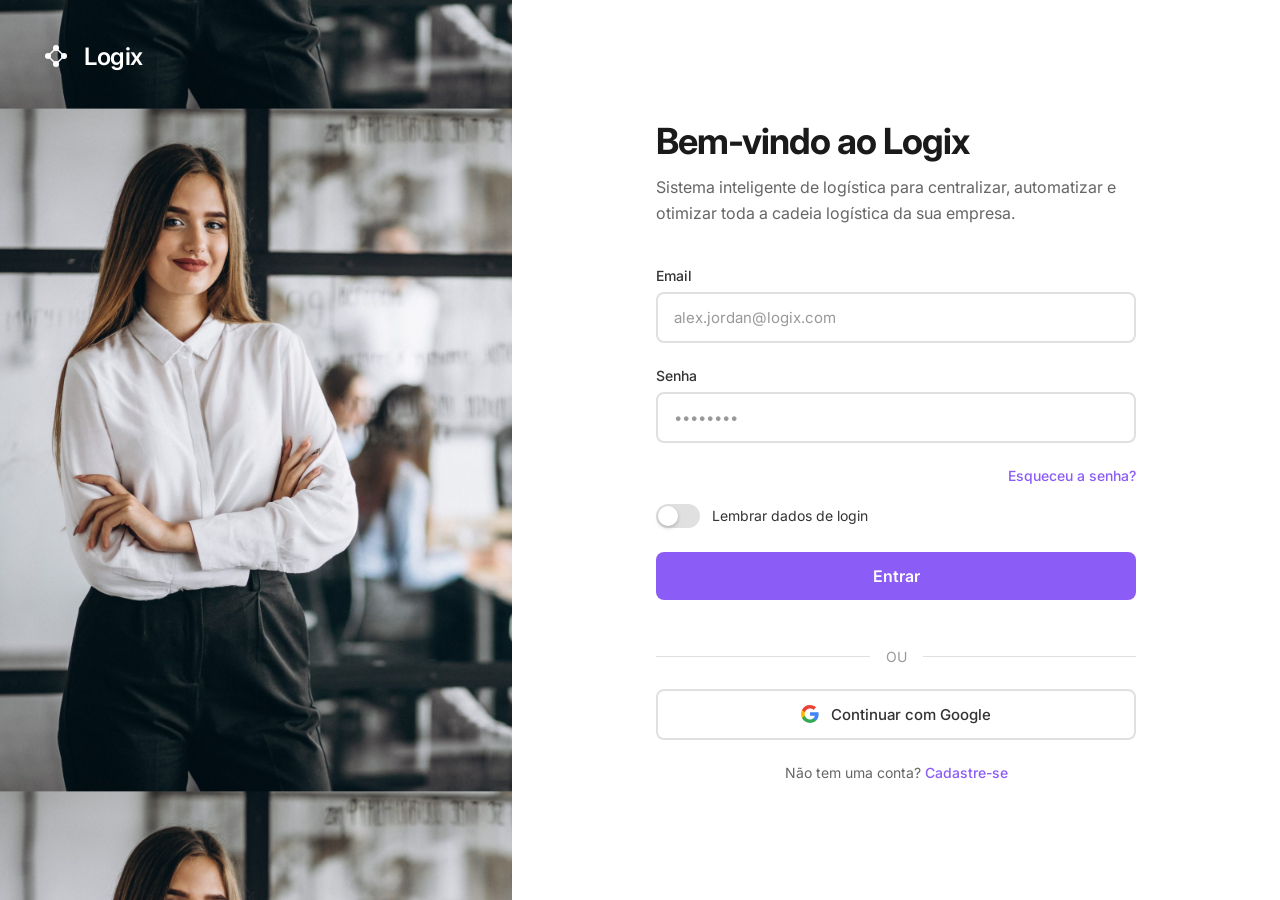
<file: index.html>
<!DOCTYPE html>
<html lang="pt-BR">
<head>
    <meta charset="UTF-8">
    <meta name="viewport" content="width=device-width, initial-scale=1.0">
    <title>Logix - Sistema de Logística</title>
    <link rel="stylesheet" href="styles.css">
    <link rel="preconnect" href="https://fonts.googleapis.com">
    <link rel="preconnect" href="https://fonts.gstatic.com" crossorigin>
    <link href="https://fonts.googleapis.com/css2?family=Inter:wght@400;500;600;700&display=swap" rel="stylesheet">
</head>
<body>
    <div class="login-container">
        <!-- Seção Esquerda - Branding -->
        <div class="login-left">
            <div class="logo-section">
                <div class="logo-icon">
                    <svg width="32" height="32" viewBox="0 0 32 32" fill="none">
                        <circle cx="16" cy="8" r="3" fill="white"/>
                        <circle cx="8" cy="16" r="3" fill="white"/>
                        <circle cx="24" cy="16" r="3" fill="white"/>
                        <circle cx="16" cy="24" r="3" fill="white"/>
                        <line x1="16" y1="8" x2="8" y2="16" stroke="white" stroke-width="1.5"/>
                        <line x1="16" y1="8" x2="24" y2="16" stroke="white" stroke-width="1.5"/>
                        <line x1="8" y1="16" x2="16" y2="24" stroke="white" stroke-width="1.5"/>
                        <line x1="24" y1="16" x2="16" y2="24" stroke="white" stroke-width="1.5"/>
                    </svg>
                </div>
                <span class="logo-text">Logix</span>
            </div>
        </div>
        
        <!-- Seção Direita - Formulário -->
        <div class="login-right">
            <div class="login-content">
                <h1 class="welcome-title">Bem-vindo ao Logix</h1>
                <p class="welcome-subtitle">Sistema inteligente de logística para centralizar, automatizar e otimizar toda a cadeia logística da sua empresa.</p>
                
                <form id="loginForm" class="login-form">
                    <div class="form-group">
                        <label for="email">Email</label>
                        <input 
                            type="email" 
                            id="email" 
                            name="email" 
                            placeholder="alex.jordan@logix.com"
                            required
                            autocomplete="email"
                        >
                    </div>
                    
                    <div class="form-group">
                        <label for="password">Senha</label>
                        <input 
                            type="password" 
                            id="password" 
                            name="password" 
                            placeholder="••••••••"
                            required
                            autocomplete="current-password"
                        >
                    </div>
                    
                    <div class="form-options">
                        <a href="#" class="forgot-password">Esqueceu a senha?</a>
                    </div>
                    
                    <div class="remember-section">
                        <label class="remember-toggle">
                            <input type="checkbox" id="rememberMe">
                            <span class="toggle-slider"></span>
                            <span class="remember-text">Lembrar dados de login</span>
                        </label>
                    </div>
                    
                    <button type="submit" class="btn-login">Entrar</button>
                    
                    <div id="errorMessage" class="error-message"></div>
                    
                    <div class="divider">
                        <span>OU</span>
                    </div>
                    
                    <button type="button" class="btn-google">
                        <svg width="18" height="18" viewBox="0 0 18 18" fill="none">
                            <path d="M17.64 9.2c0-.637-.057-1.251-.164-1.84H9v3.481h4.844c-.209 1.125-.843 2.078-1.796 2.717v2.258h2.908c1.702-1.567 2.684-3.874 2.684-6.615z" fill="#4285F4"/>
                            <path d="M9 18c2.43 0 4.467-.806 5.956-2.184l-2.908-2.258c-.806.54-1.837.86-3.048.86-2.344 0-4.328-1.584-5.036-3.711H.957v2.332C2.438 15.983 5.482 18 9 18z" fill="#34A853"/>
                            <path d="M3.964 10.707c-.18-.54-.282-1.117-.282-1.707s.102-1.167.282-1.707V4.951H.957C.348 6.174 0 7.55 0 9s.348 2.826.957 4.049l3.007-2.342z" fill="#FBBC05"/>
                            <path d="M9 3.58c1.321 0 2.508.454 3.44 1.345l2.582-2.582C13.463.891 11.426 0 9 0 5.482 0 2.438 2.017.957 4.951L3.964 7.293C4.672 5.163 6.656 3.58 9 3.58z" fill="#EA4335"/>
                        </svg>
                        Continuar com Google
                    </button>
                    
                    <div class="signup-link">
                        <p>Não tem uma conta? <a href="#">Cadastre-se</a></p>
                    </div>
                </form>
            </div>
        </div>
    </div>
    
    <script src="script.js"></script>
</body>
</html>
</file>
<file: styles.css>
* {
    margin: 0;
    padding: 0;
    box-sizing: border-box;
}

html {
    scroll-behavior: smooth;
    overflow-x: hidden;
}

/* Scrollbar personalizada para Firefox */
* {
    scrollbar-width: thin;
    scrollbar-color: #ccc #f1f1f1;
}

body {
    font-family: 'Inter', sans-serif;
    background-color: #f5f5f5;
    min-height: 100vh;
    overflow: hidden;
}

.login-container {
    display: flex;
    min-height: 100vh;
    width: 100%;
}

/* Seção Esquerda - Branding */
.login-left {
    width: 40%;
    background-image: url('./img/pessoal.png');
    padding: 40px;
    /* background-position: center; */
    background-position: 30% center;
    /* background-repeat: no-repeat; */
    background-size: 200% auto;
}

.logo-section {
    display: flex;
    align-items: center;
    gap: 12px;
}

.logo-icon {
    width: 32px;
    height: 32px;
    display: flex;
    align-items: center;
    justify-content: center;
}

.logo-text {
    color: white;
    font-size: 24px;
    font-weight: 600;
    letter-spacing: -0.5px;
}

.testimonial-section {
    flex: 1;
    display: flex;
    align-items: center;
    justify-content: center;
    position: relative;
}

.testimonial-text {
    font-size: 18px;
    line-height: 1.6;
    margin-bottom: 24px;
    font-weight: 400;
}

.testimonial-author {
    border-top: 1px solid rgba(255, 255, 255, 0.2);
    padding-top: 20px;
}

.author-name {
    font-size: 16px;
    font-weight: 600;
    margin-bottom: 4px;
}

.author-title {
    font-size: 14px;
    opacity: 0.8;
}

/* Seção Direita - Formulário */
.login-right {
    width: 60%;
    background: white;
    display: flex;
    align-items: center;
    justify-content: center;
    padding: 60px;
    overflow-y: auto;
}

.login-content {
    width: 100%;
    max-width: 480px;
}

.welcome-title {
    font-size: 36px;
    font-weight: 700;
    color: #1a1a1a;
    margin-bottom: 12px;
    letter-spacing: -1px;
}

.welcome-subtitle {
    font-size: 16px;
    color: #666;
    margin-bottom: 40px;
    line-height: 1.6;
}

.login-form {
    width: 100%;
}

.form-group {
    margin-bottom: 24px;
}

.form-group label {
    display: block;
    margin-bottom: 8px;
    color: #333;
    font-weight: 500;
    font-size: 14px;
}

.form-group input {
    width: 100%;
    padding: 14px 16px;
    border: 2px solid #e0e0e0;
    border-radius: 8px;
    font-size: 15px;
    transition: all 0.2s ease;
    outline: none;
    font-family: 'Inter', sans-serif;
}

.form-group input:focus {
    border-color: #8b5cf6;
    box-shadow: 0 0 0 3px rgba(139, 92, 246, 0.1);
}

.form-group input::placeholder {
    color: #999;
}

.form-options {
    display: flex;
    justify-content: flex-end;
    margin-bottom: 20px;
}

.forgot-password {
    color: #8b5cf6;
    text-decoration: none;
    font-size: 14px;
    font-weight: 500;
    transition: color 0.2s ease;
}

.forgot-password:hover {
    color: #7c3aed;
    text-decoration: underline;
}

.remember-section {
    margin-bottom: 24px;
}

.remember-toggle {
    display: flex;
    align-items: center;
    gap: 12px;
    cursor: pointer;
    user-select: none;
}

.remember-toggle input[type="checkbox"] {
    display: none;
}

.toggle-slider {
    width: 44px;
    height: 24px;
    background-color: #e0e0e0;
    border-radius: 12px;
    position: relative;
    transition: background-color 0.3s ease;
    flex-shrink: 0;
}

.toggle-slider::before {
    content: '';
    position: absolute;
    width: 20px;
    height: 20px;
    border-radius: 50%;
    background-color: white;
    top: 2px;
    left: 2px;
    transition: transform 0.3s ease;
    box-shadow: 0 2px 4px rgba(0, 0, 0, 0.2);
}

.remember-toggle input[type="checkbox"]:checked + .toggle-slider {
    background-color: #8b5cf6;
}

.remember-toggle input[type="checkbox"]:checked + .toggle-slider::before {
    transform: translateX(20px);
}

.remember-text {
    font-size: 14px;
    color: #333;
    font-weight: 400;
}

.btn-login {
    width: 100%;
    padding: 14px;
    background: #8b5cf6;
    color: white;
    border: none;
    border-radius: 8px;
    font-size: 16px;
    font-weight: 600;
    cursor: pointer;
    transition: all 0.2s ease;
    font-family: 'Inter', sans-serif;
    margin-bottom: 24px;
}

.btn-login:hover {
    background: #7c3aed;
    transform: translateY(-1px);
    box-shadow: 0 4px 12px rgba(139, 92, 246, 0.4);
}

.btn-login:active {
    transform: translateY(0);
}

.error-message {
    color: #e74c3c;
    font-size: 14px;
    text-align: center;
    margin-bottom: 20px;
    padding: 12px;
    background: #fee;
    border-radius: 8px;
    border: 1px solid #fcc;
    display: none;
}

.error-message.show {
    display: block;
    animation: shake 0.5s;
}

@keyframes shake {
    0%, 100% { transform: translateX(0); }
    25% { transform: translateX(-10px); }
    75% { transform: translateX(10px); }
}

.divider {
    display: flex;
    align-items: center;
    text-align: center;
    margin: 24px 0;
    color: #999;
    font-size: 14px;
}

.divider::before,
.divider::after {
    content: '';
    flex: 1;
    border-bottom: 1px solid #e0e0e0;
}

.divider span {
    padding: 0 16px;
}

.btn-google {
    width: 100%;
    padding: 14px;
    background: white;
    color: #333;
    border: 2px solid #e0e0e0;
    border-radius: 8px;
    font-size: 15px;
    font-weight: 500;
    cursor: pointer;
    transition: all 0.2s ease;
    font-family: 'Inter', sans-serif;
    display: flex;
    align-items: center;
    justify-content: center;
    gap: 12px;
    margin-bottom: 24px;
}

.btn-google:hover {
    border-color: #d0d0d0;
    background: #f9f9f9;
    transform: translateY(-1px);
    box-shadow: 0 2px 8px rgba(0, 0, 0, 0.1);
}

.signup-link {
    text-align: center;
    color: #666;
    font-size: 14px;
}

.signup-link a {
    color: #8b5cf6;
    text-decoration: none;
    font-weight: 500;
}

.signup-link a:hover {
    text-decoration: underline;
}

/* Dashboard Styles */
.dashboard-body {
    background: white;
    font-family: 'Inter', sans-serif;
    margin: 0;
    padding: 0;
    display: flex;
    min-height: 100vh;
}

/* Sidebar Esquerda */
.dashboard-sidebar {
    width: 60px;
    background: #f5f5f5;
    display: flex;
    flex-direction: column;
    align-items: center;
    padding: 20px 0;
    gap: 16px;
    border-right: 1px solid #e0e0e0;
}

.sidebar-item {
    width: 40px;
    height: 40px;
    border-radius: 50%;
    display: flex;
    align-items: center;
    justify-content: center;
    font-weight: 600;
    font-size: 14px;
    cursor: pointer;
    transition: all 0.2s ease;
}

.sidebar-item:first-child {
    background: #f0f0f0;
    color: #333;
}

.sidebar-item:last-child {
    background: #e0e0e0;
    color: #999;
}

.sidebar-item:hover {
    transform: scale(1.1);
}

/* Container Principal */
.dashboard-main {
    flex: 1;
    display: flex;
    flex-direction: column;
    background: white;
}

/* Top Navigation */
.top-nav {
    background: white;
    border-bottom: 1px solid #e0e0e0;
    padding: 16px 32px;
    display: flex;
    justify-content: space-between;
    align-items: center;
}

.nav-left {
    display: flex;
    align-items: center;
    gap: 24px;
}

.logo-circle {
    width: 40px;
    height: 40px;
    border-radius: 50%;
    background: #333;
    display: flex;
    align-items: center;
    justify-content: center;
    flex-shrink: 0;
}

.nav-menu {
    display: flex;
    gap: 8px;
    align-items: center;
}

.nav-item {
    display: flex;
    align-items: center;
    gap: 8px;
    padding: 10px 16px;
    color: #666;
    text-decoration: none;
    font-size: 14px;
    font-weight: 500;
    border-radius: 6px;
    transition: all 0.2s ease;
}

.nav-item:hover {
    background: #f5f5f5;
    color: #333;
}

.nav-item.active {
    color: #333;
    background: #f5f5f5;
    font-weight: 600;
}

.nav-item svg {
    width: 18px;
    height: 18px;
}

.nav-right {
    display: flex;
    align-items: center;
    gap: 16px;
}

.icon-btn {
    width: 36px;
    height: 36px;
    border: none;
    background: transparent;
    color: #666;
    cursor: pointer;
    border-radius: 6px;
    display: flex;
    align-items: center;
    justify-content: center;
    transition: all 0.2s ease;
}

.icon-btn:hover {
    background: #f5f5f5;
    color: #333;
}

.user-profile {
    display: flex;
    align-items: center;
    gap: 12px;
    padding: 8px 12px;
    border-radius: 8px;
    transition: background 0.2s ease;
}

.user-profile:hover {
    background: #f5f5f5;
}

.profile-avatar {
    width: 40px;
    height: 40px;
    border-radius: 50%;
    background: #f0f0f0;
    display: flex;
    align-items: center;
    justify-content: center;
    flex-shrink: 0;
}

.profile-info {
    display: flex;
    flex-direction: column;
}

.profile-name {
    font-size: 14px;
    font-weight: 600;
    color: #333;
    line-height: 1.2;
}

.profile-email {
    font-size: 12px;
    color: #999;
    line-height: 1.2;
}

/* Conteúdo Principal */
.dashboard-content {
    flex: 1;
    padding: 32px;
    overflow-y: auto;
    overflow-x: hidden;
    background: #fafafa;
    scroll-behavior: smooth;
    -webkit-overflow-scrolling: touch;
}

.dashboard-content::-webkit-scrollbar {
    width: 10px;
}

.dashboard-content::-webkit-scrollbar-track {
    background: #f1f1f1;
    border-radius: 5px;
}

.dashboard-content::-webkit-scrollbar-thumb {
    background: #ccc;
    border-radius: 5px;
}

.dashboard-content::-webkit-scrollbar-thumb:hover {
    background: #999;
}

/* Grid de Métricas */
.metrics-grid {
    display: grid;
    grid-template-columns: repeat(auto-fit, minmax(200px, 1fr));
    gap: 20px;
    margin-bottom: 32px;
}

.metric-card {
    background: white;
    border: 1px solid #e0e0e0;
    border-radius: 8px;
    padding: 20px;
    display: flex;
    align-items: center;
    gap: 16px;
    transition: all 0.2s ease;
}

.metric-card:hover {
    box-shadow: 0 2px 8px rgba(0, 0, 0, 0.1);
    border-color: #d0d0d0;
}

.metric-icon {
    width: 48px;
    height: 48px;
    border-radius: 8px;
    background: #f5f5f5;
    display: flex;
    align-items: center;
    justify-content: center;
    flex-shrink: 0;
}

.metric-info {
    flex: 1;
}

.metric-label {
    font-size: 12px;
    color: #999;
    margin-bottom: 4px;
    font-weight: 500;
}

.metric-value {
    font-size: 20px;
    font-weight: 700;
    color: #333;
}

.metric-card.service-request {
    flex-direction: column;
    align-items: stretch;
    grid-column: span 2;
}

.metric-select {
    width: 100%;
    padding: 10px 12px;
    border: 1px solid #e0e0e0;
    border-radius: 6px;
    font-size: 14px;
    color: #666;
    background: white;
    margin-top: 8px;
    font-family: 'Inter', sans-serif;
}

.btn-service {
    width: 100%;
    padding: 12px;
    background: #333;
    color: white;
    border: none;
    border-radius: 6px;
    font-size: 14px;
    font-weight: 600;
    cursor: pointer;
    display: flex;
    align-items: center;
    justify-content: center;
    gap: 8px;
    margin-top: 12px;
    transition: all 0.2s ease;
}

.btn-service:hover {
    background: #1a1a1a;
    transform: translateY(-1px);
    box-shadow: 0 4px 12px rgba(0, 0, 0, 0.2);
}

/* Cards de Seção */
.section-card {
    background: white;
    border: 1px solid #e0e0e0;
    border-radius: 8px;
    padding: 24px;
    margin-bottom: 24px;
}

.section-header {
    display: flex;
    justify-content: space-between;
    align-items: center;
    margin-bottom: 20px;
}

.section-title {
    font-size: 18px;
    font-weight: 600;
    color: #333;
    margin: 0;
}

.section-link {
    color: #333;
    text-decoration: none;
    font-size: 14px;
    font-weight: 500;
}

.section-link:hover {
    text-decoration: underline;
}

.section-actions {
    display: flex;
    gap: 12px;
    align-items: center;
}

.btn-filter {
    display: flex;
    align-items: center;
    gap: 8px;
    padding: 8px 16px;
    background: white;
    border: 1px solid #e0e0e0;
    border-radius: 6px;
    color: #666;
    font-size: 14px;
    font-weight: 500;
    cursor: pointer;
    transition: all 0.2s ease;
}

.btn-filter:hover {
    background: #f5f5f5;
    border-color: #d0d0d0;
}

.search-box {
    display: flex;
    align-items: center;
    gap: 8px;
    padding: 8px 12px;
    border: 1px solid #e0e0e0;
    border-radius: 6px;
    background: white;
    min-width: 200px;
}

.search-box svg {
    color: #999;
    flex-shrink: 0;
}

.search-box input {
    border: none;
    outline: none;
    font-size: 14px;
    color: #333;
    flex: 1;
    font-family: 'Inter', sans-serif;
}

.search-box input::placeholder {
    color: #999;
}

/* Lista Aguardando */
.waiting-list {
    display: flex;
    flex-direction: column;
    gap: 12px;
    max-height: 300px;
    overflow-y: auto;
    overflow-x: hidden;
    scroll-behavior: smooth;
    -webkit-overflow-scrolling: touch;
}

.waiting-list::-webkit-scrollbar {
    width: 8px;
}

.waiting-list::-webkit-scrollbar-track {
    background: #f1f1f1;
    border-radius: 4px;
}

.waiting-list::-webkit-scrollbar-thumb {
    background: #ccc;
    border-radius: 4px;
}

.waiting-list::-webkit-scrollbar-thumb:hover {
    background: #999;
}

.waiting-item {
    display: grid;
    grid-template-columns: 2fr 1.5fr 1.5fr auto;
    gap: 16px;
    padding: 16px;
    border: 1px solid #e0e0e0;
    border-radius: 6px;
    align-items: center;
    transition: all 0.2s ease;
}

.waiting-item:hover {
    background: #f9f9f9;
    border-color: #d0d0d0;
}

.waiting-col {
    display: flex;
    flex-direction: column;
    gap: 4px;
}

.waiting-col strong {
    font-size: 12px;
    color: #999;
    font-weight: 500;
}

.waiting-col span {
    font-size: 14px;
    color: #333;
    font-weight: 500;
}

.waiting-arrow {
    color: #333;
    cursor: pointer;
}

/* Tabs */
.info-tabs {
    display: flex;
    gap: 8px;
    margin-bottom: 20px;
    border-bottom: 1px solid #e0e0e0;
}

.tab-btn {
    display: flex;
    align-items: center;
    gap: 8px;
    padding: 12px 20px;
    background: transparent;
    border: none;
    border-bottom: 2px solid transparent;
    color: #666;
    font-size: 14px;
    font-weight: 500;
    cursor: pointer;
    transition: all 0.2s ease;
    font-family: 'Inter', sans-serif;
    margin-bottom: -1px;
}

.tab-btn:hover {
    color: #333;
    background: #f9f9f9;
}

.tab-btn.active {
    color: #333;
    border-bottom-color: #333;
    font-weight: 600;
}

/* Tabela */
.table-container {
    overflow-x: auto;
    overflow-y: hidden;
    scroll-behavior: smooth;
    -webkit-overflow-scrolling: touch;
}

.table-container::-webkit-scrollbar {
    height: 8px;
}

.table-container::-webkit-scrollbar-track {
    background: #f1f1f1;
    border-radius: 4px;
}

.table-container::-webkit-scrollbar-thumb {
    background: #ccc;
    border-radius: 4px;
}

.table-container::-webkit-scrollbar-thumb:hover {
    background: #999;
}

.info-table {
    width: 100%;
    border-collapse: collapse;
    font-size: 14px;
}

.info-table thead {
    background: #f9f9f9;
    border-bottom: 2px solid #e0e0e0;
}

.info-table th {
    padding: 12px 16px;
    text-align: left;
    font-weight: 600;
    color: #333;
    font-size: 12px;
    text-transform: uppercase;
    letter-spacing: 0.5px;
}

.info-table th.sortable {
    cursor: pointer;
    user-select: none;
    display: flex;
    align-items: center;
    gap: 4px;
}

.info-table th.sortable:hover {
    color: #000;
}

.info-table tbody tr {
    border-bottom: 1px solid #e0e0e0;
    transition: background 0.2s ease;
}

.info-table tbody tr:hover {
    background: #f9f9f9;
}

.info-table td {
    padding: 16px;
    color: #666;
}

.status-badge {
    display: inline-block;
    padding: 4px 12px;
    border-radius: 12px;
    font-size: 12px;
    font-weight: 500;
}

.status-badge.non-compliant {
    background: #fee;
    color: #c33;
    border: 1px solid #fcc;
}

/* Responsive */
@media (max-width: 1024px) {
    .login-left {
        padding: 30px;
        background-position: 30% center;
        background-size: 350% auto;
    }
    
    .login-right {
        width: 65%;
        padding: 40px;
    }

    .metrics-grid {
        grid-template-columns: repeat(auto-fit, minmax(180px, 1fr));
    }

    .metric-card.service-request {
        grid-column: span 1;
    }

    .nav-menu {
        gap: 4px;
    }

    .nav-item {
        padding: 8px 12px;
        font-size: 13px;
    }
}

@media (max-width: 768px) {
    .login-container {
        flex-direction: column;
    }
    
    .login-left {
        width: 100%;
        padding: 20px;
        background-size: cover;
        background-position: center;
    }
    
    .testimonial-section {
        display: none;
    }
    
    .login-right {
        width: 100%;
        padding: 40px 20px;
    }
    
    .welcome-title {
        font-size: 28px;
    }

    .dashboard-sidebar {
        width: 50px;
    }

    .top-nav {
        padding: 12px 16px;
        flex-wrap: wrap;
    }

    .nav-left {
        gap: 12px;
    }

    .nav-menu {
        flex-wrap: wrap;
    }

    .nav-item span {
        display: none;
    }

    .profile-info {
        display: none;
    }

    .metrics-grid {
        grid-template-columns: 1fr;
    }

    .waiting-item {
        grid-template-columns: 1fr;
        gap: 12px;
    }

    .section-header {
        flex-direction: column;
        align-items: flex-start;
        gap: 12px;
    }

    .info-tabs {
        overflow-x: auto;
        flex-wrap: nowrap;
    }

    .table-container {
        overflow-x: scroll;
    }
}
</file>
